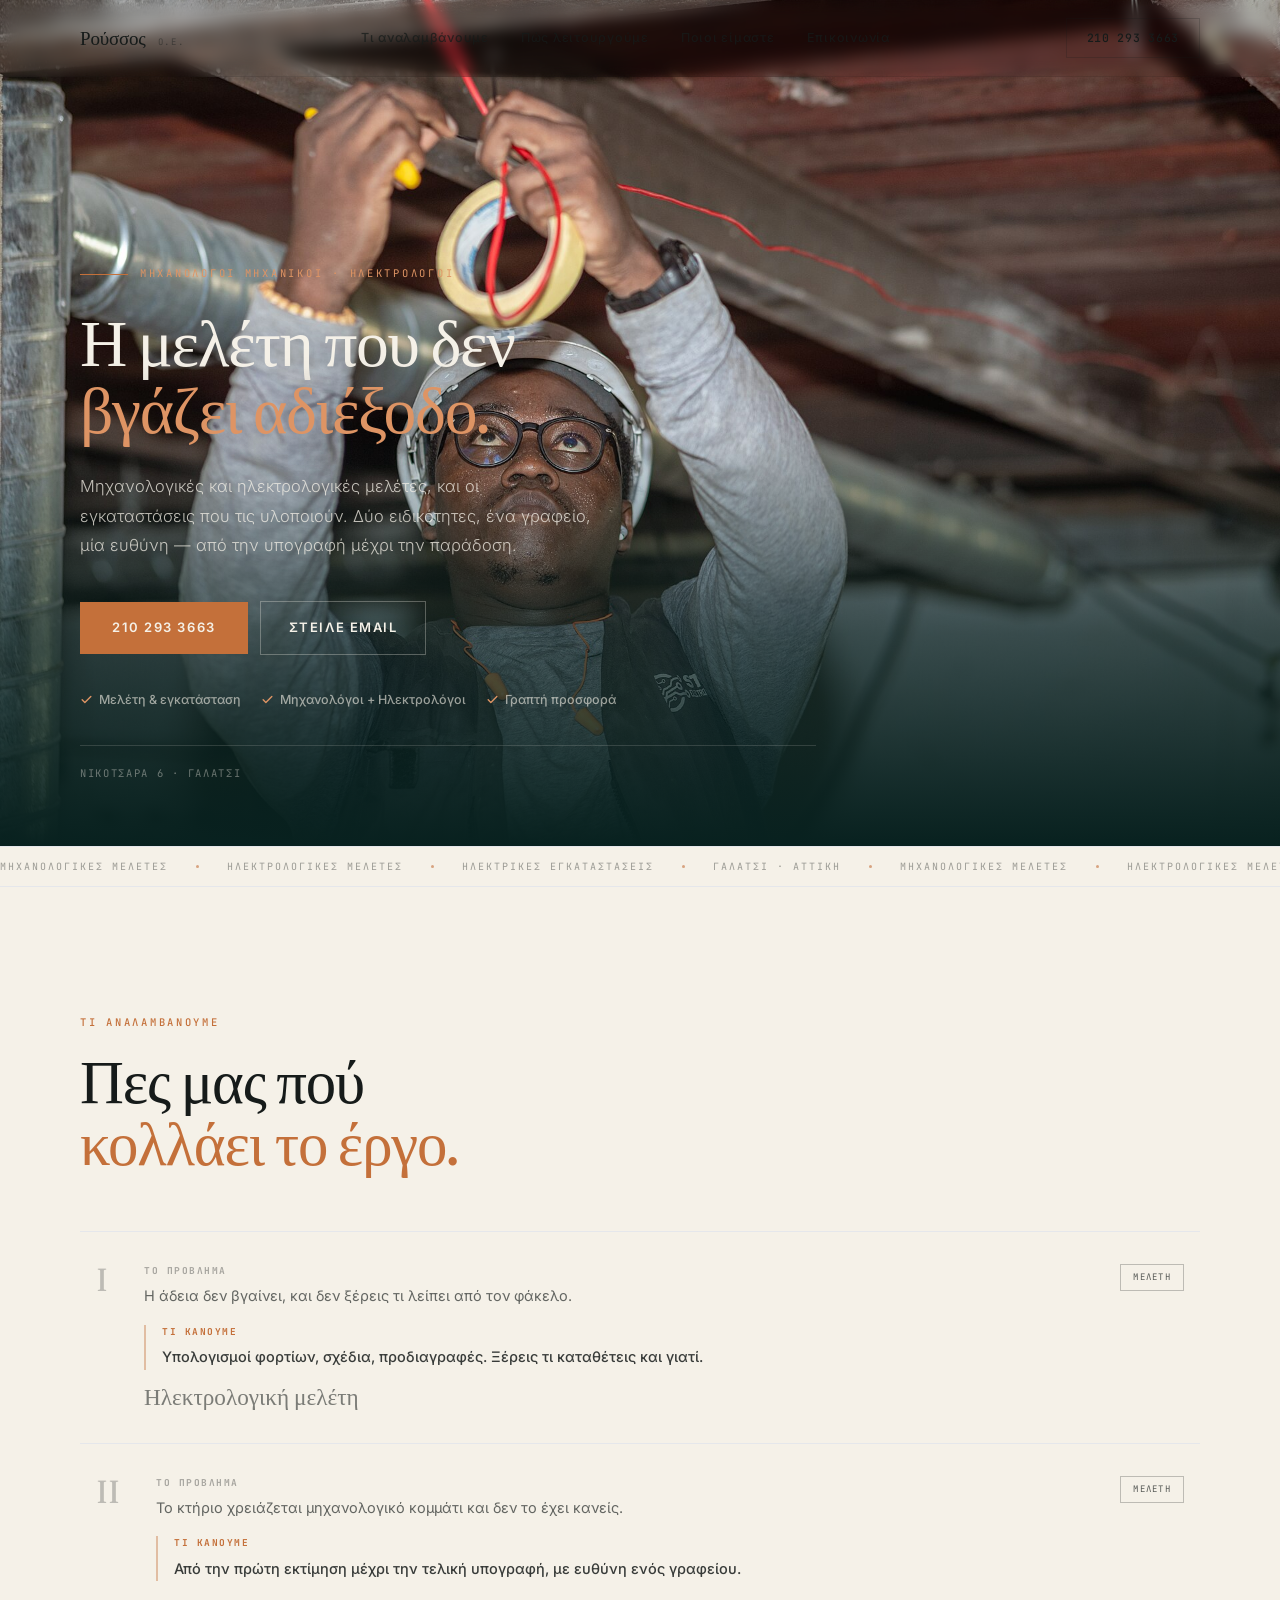
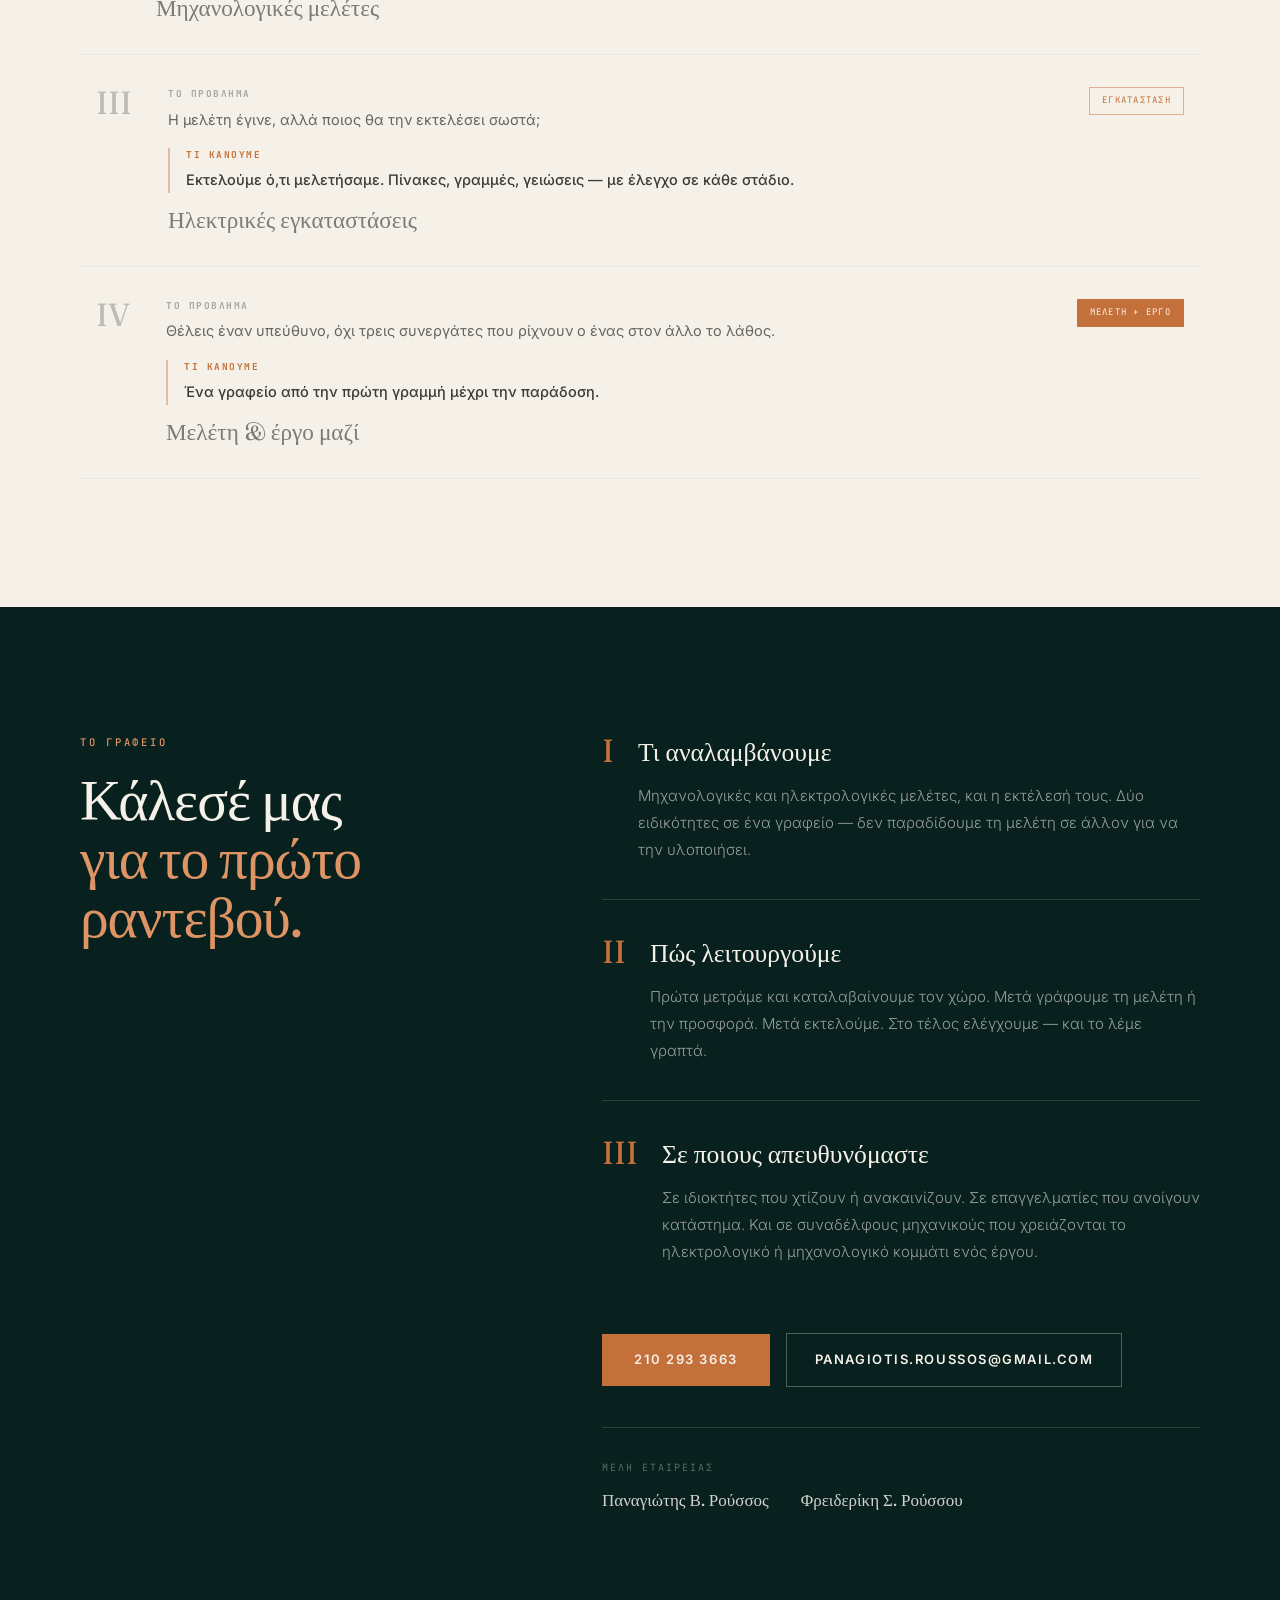
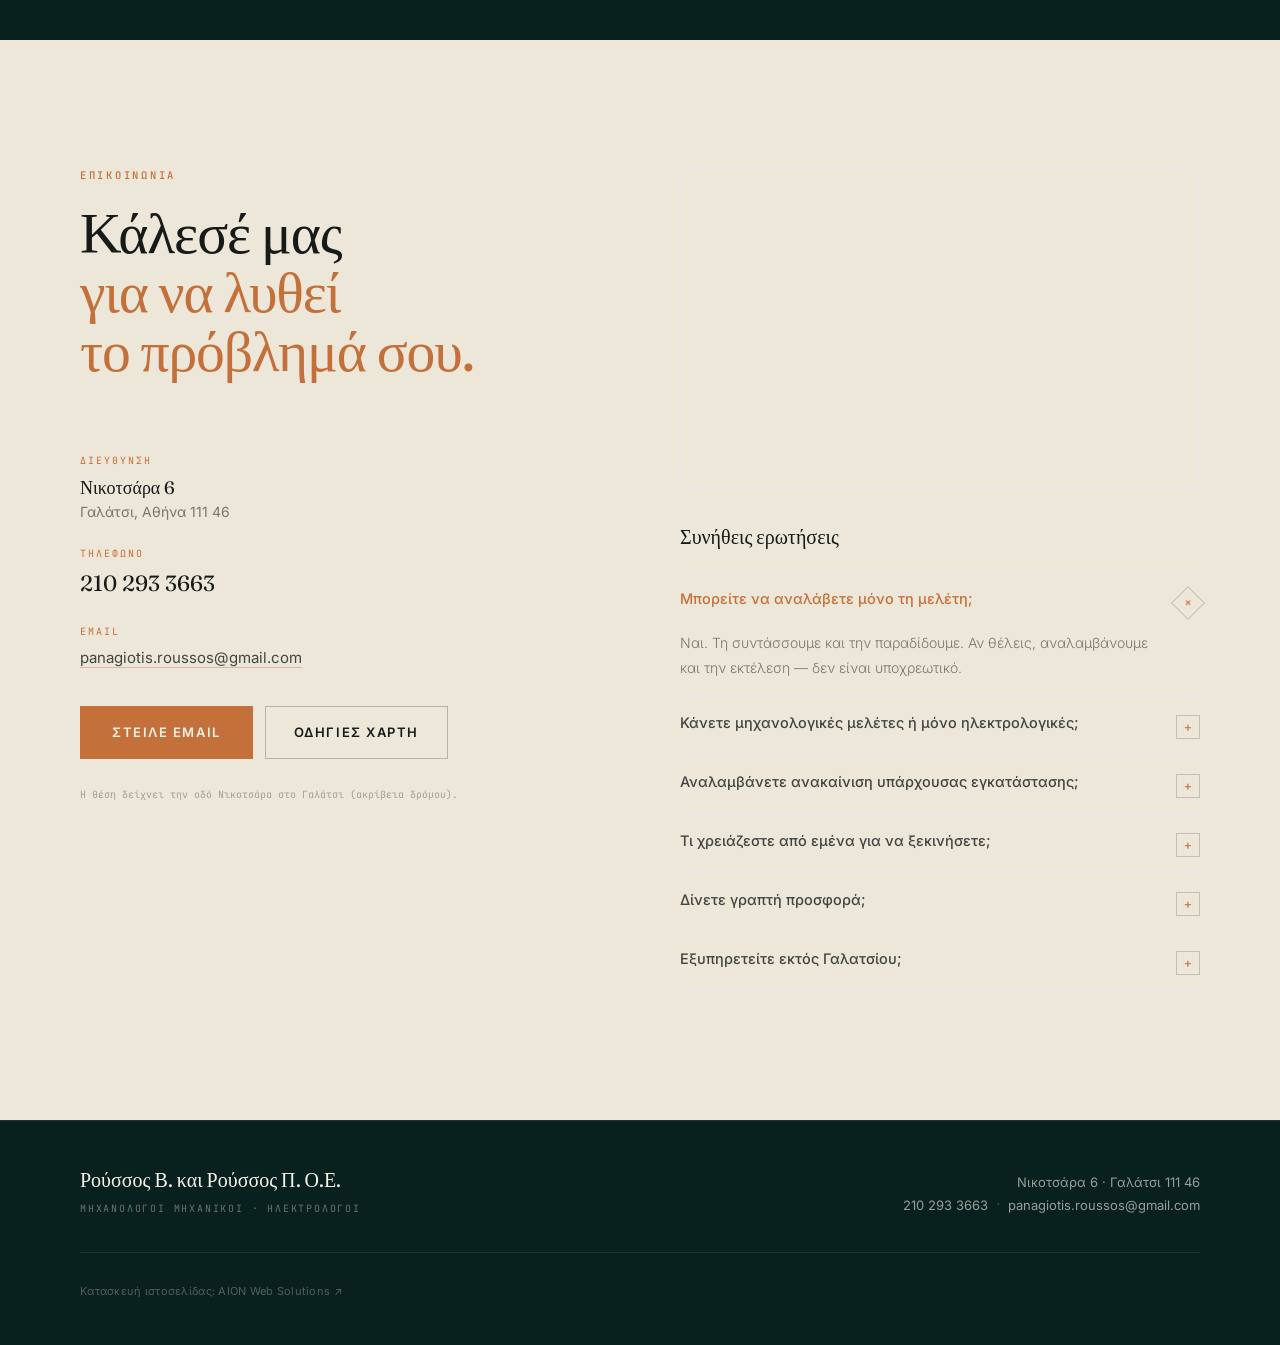
<file: index.html>
<!DOCTYPE html>
<html lang="el">
  <head>
    <meta charset="UTF-8" />
    <meta name="viewport" content="width=device-width, initial-scale=1.0" />
    <title>Ρούσσος Β. και Π. Ο.Ε. — Μηχανολόγοι Μηχανικοί & Ηλεκτρολόγοι, Γαλάτσι</title>
    <meta
      name="description"
      content="Μηχανολογικές και ηλεκτρολογικές μελέτες, και εγκαταστάσεις. Ρούσσος Β. και Π. Ο.Ε., Νικοτσάρα 6, Γαλάτσι. Τηλ. 210 293 3663."
    />
    <meta name="theme-color" content="#0C2B2E" />
    <meta property="og:locale" content="el_GR" />
    <meta property="og:type" content="website" />
    <meta property="og:title" content="Ρούσσος Β. και Π. Ο.Ε. — Μηχανολόγοι Μηχανικοί & Ηλεκτρολόγοι" />
    <meta property="og:description" content="Μελέτες και εγκαταστάσεις. Νικοτσάρα 6, Γαλάτσι." />
    <meta property="og:image" content="/images/elec-work.jpg" />
    <link rel="icon" type="image/svg+xml" href="./favicon.svg" />
    <link rel="preconnect" href="https://fonts.googleapis.com" />
    <link rel="preconnect" href="https://fonts.gstatic.com" crossorigin />
    <link
      href="https://fonts.googleapis.com/css2?family=Fraunces:ital,opsz,wght@0,9..144,300;0,9..144,400;0,9..144,500;0,9..144,600;1,9..144,400&family=Inter:wght@300;400;500;600&family=JetBrains+Mono:wght@400;500&display=swap"
      rel="stylesheet"
    />
    <script type="application/ld+json">
      {
        "@context": "https://schema.org",
        "@type": "ProfessionalService",
        "name": "Ρούσσος Β. και Ρούσσος Π. Ο.Ε.",
        "description": "Μηχανολόγοι μηχανικοί και ηλεκτρολόγοι. Μελέτες και εγκαταστάσεις.",
        "address": {
          "@type": "PostalAddress",
          "streetAddress": "Νικοτσάρα 6",
          "addressLocality": "Γαλάτσι",
          "addressRegion": "Αττική",
          "postalCode": "111 46",
          "addressCountry": "GR"
        },
        "geo": {
          "@type": "GeoCoordinates",
          "latitude": 38.015873,
          "longitude": 23.747345
        },
        "hasMap": "https://www.openstreetmap.org/?mlat=38.015873&mlon=23.747345#map=17/38.015873/23.747345",
        "telephone": "+302102933663",
        "email": "panagiotis.roussos@gmail.com",
        "areaServed": "Γαλάτσι, Αθήνα",
        "priceRange": "€"
      }
    </script>
    <script type="module" crossorigin src="./assets/index-ChGnV9Y7.js"></script>
    <link rel="stylesheet" crossorigin href="./assets/index-DfAL8gPP.css">
  </head>
  <body>
    <div id="root"></div>
  </body>
</html>
</file>
<file: assets/index-DfAL8gPP.css>
*,:before,:after{--tw-border-spacing-x: 0;--tw-border-spacing-y: 0;--tw-translate-x: 0;--tw-translate-y: 0;--tw-rotate: 0;--tw-skew-x: 0;--tw-skew-y: 0;--tw-scale-x: 1;--tw-scale-y: 1;--tw-pan-x: ;--tw-pan-y: ;--tw-pinch-zoom: ;--tw-scroll-snap-strictness: proximity;--tw-gradient-from-position: ;--tw-gradient-via-position: ;--tw-gradient-to-position: ;--tw-ordinal: ;--tw-slashed-zero: ;--tw-numeric-figure: ;--tw-numeric-spacing: ;--tw-numeric-fraction: ;--tw-ring-inset: ;--tw-ring-offset-width: 0px;--tw-ring-offset-color: #fff;--tw-ring-color: rgb(59 130 246 / .5);--tw-ring-offset-shadow: 0 0 #0000;--tw-ring-shadow: 0 0 #0000;--tw-shadow: 0 0 #0000;--tw-shadow-colored: 0 0 #0000;--tw-blur: ;--tw-brightness: ;--tw-contrast: ;--tw-grayscale: ;--tw-hue-rotate: ;--tw-invert: ;--tw-saturate: ;--tw-sepia: ;--tw-drop-shadow: ;--tw-backdrop-blur: ;--tw-backdrop-brightness: ;--tw-backdrop-contrast: ;--tw-backdrop-grayscale: ;--tw-backdrop-hue-rotate: ;--tw-backdrop-invert: ;--tw-backdrop-opacity: ;--tw-backdrop-saturate: ;--tw-backdrop-sepia: ;--tw-contain-size: ;--tw-contain-layout: ;--tw-contain-paint: ;--tw-contain-style: }::backdrop{--tw-border-spacing-x: 0;--tw-border-spacing-y: 0;--tw-translate-x: 0;--tw-translate-y: 0;--tw-rotate: 0;--tw-skew-x: 0;--tw-skew-y: 0;--tw-scale-x: 1;--tw-scale-y: 1;--tw-pan-x: ;--tw-pan-y: ;--tw-pinch-zoom: ;--tw-scroll-snap-strictness: proximity;--tw-gradient-from-position: ;--tw-gradient-via-position: ;--tw-gradient-to-position: ;--tw-ordinal: ;--tw-slashed-zero: ;--tw-numeric-figure: ;--tw-numeric-spacing: ;--tw-numeric-fraction: ;--tw-ring-inset: ;--tw-ring-offset-width: 0px;--tw-ring-offset-color: #fff;--tw-ring-color: rgb(59 130 246 / .5);--tw-ring-offset-shadow: 0 0 #0000;--tw-ring-shadow: 0 0 #0000;--tw-shadow: 0 0 #0000;--tw-shadow-colored: 0 0 #0000;--tw-blur: ;--tw-brightness: ;--tw-contrast: ;--tw-grayscale: ;--tw-hue-rotate: ;--tw-invert: ;--tw-saturate: ;--tw-sepia: ;--tw-drop-shadow: ;--tw-backdrop-blur: ;--tw-backdrop-brightness: ;--tw-backdrop-contrast: ;--tw-backdrop-grayscale: ;--tw-backdrop-hue-rotate: ;--tw-backdrop-invert: ;--tw-backdrop-opacity: ;--tw-backdrop-saturate: ;--tw-backdrop-sepia: ;--tw-contain-size: ;--tw-contain-layout: ;--tw-contain-paint: ;--tw-contain-style: }*,:before,:after{box-sizing:border-box;border-width:0;border-style:solid;border-color:#e5e7eb}:before,:after{--tw-content: ""}html,:host{line-height:1.5;-webkit-text-size-adjust:100%;-moz-tab-size:4;-o-tab-size:4;tab-size:4;font-family:ui-sans-serif,system-ui,sans-serif,"Apple Color Emoji","Segoe UI Emoji",Segoe UI Symbol,"Noto Color Emoji";font-feature-settings:normal;font-variation-settings:normal;-webkit-tap-highlight-color:transparent}body{margin:0;line-height:inherit}hr{height:0;color:inherit;border-top-width:1px}abbr:where([title]){-webkit-text-decoration:underline dotted;text-decoration:underline dotted}h1,h2,h3,h4,h5,h6{font-size:inherit;font-weight:inherit}a{color:inherit;text-decoration:inherit}b,strong{font-weight:bolder}code,kbd,samp,pre{font-family:JetBrains Mono,ui-monospace,monospace;font-feature-settings:normal;font-variation-settings:normal;font-size:1em}small{font-size:80%}sub,sup{font-size:75%;line-height:0;position:relative;vertical-align:baseline}sub{bottom:-.25em}sup{top:-.5em}table{text-indent:0;border-color:inherit;border-collapse:collapse}button,input,optgroup,select,textarea{font-family:inherit;font-feature-settings:inherit;font-variation-settings:inherit;font-size:100%;font-weight:inherit;line-height:inherit;letter-spacing:inherit;color:inherit;margin:0;padding:0}button,select{text-transform:none}button,input:where([type=button]),input:where([type=reset]),input:where([type=submit]){-webkit-appearance:button;background-color:transparent;background-image:none}:-moz-focusring{outline:auto}:-moz-ui-invalid{box-shadow:none}progress{vertical-align:baseline}::-webkit-inner-spin-button,::-webkit-outer-spin-button{height:auto}[type=search]{-webkit-appearance:textfield;outline-offset:-2px}::-webkit-search-decoration{-webkit-appearance:none}::-webkit-file-upload-button{-webkit-appearance:button;font:inherit}summary{display:list-item}blockquote,dl,dd,h1,h2,h3,h4,h5,h6,hr,figure,p,pre{margin:0}fieldset{margin:0;padding:0}legend{padding:0}ol,ul,menu{list-style:none;margin:0;padding:0}dialog{padding:0}textarea{resize:vertical}input::-moz-placeholder,textarea::-moz-placeholder{opacity:1;color:#9ca3af}input::placeholder,textarea::placeholder{opacity:1;color:#9ca3af}button,[role=button]{cursor:pointer}:disabled{cursor:default}img,svg,video,canvas,audio,iframe,embed,object{display:block;vertical-align:middle}img,video{max-width:100%;height:auto}[hidden]:where(:not([hidden=until-found])){display:none}html{scroll-behavior:smooth;-webkit-text-size-adjust:100%}body{--tw-bg-opacity: 1;background-color:rgb(245 241 232 / var(--tw-bg-opacity, 1));font-family:Inter,system-ui,sans-serif;--tw-text-opacity: 1;color:rgb(22 27 26 / var(--tw-text-opacity, 1));-webkit-font-smoothing:antialiased;-moz-osx-font-smoothing:grayscale;text-rendering:optimizeLegibility}::-moz-selection{--tw-bg-opacity: 1;background-color:rgb(196 112 58 / var(--tw-bg-opacity, 1));--tw-text-opacity: 1;color:rgb(245 241 232 / var(--tw-text-opacity, 1))}::selection{--tw-bg-opacity: 1;background-color:rgb(196 112 58 / var(--tw-bg-opacity, 1));--tw-text-opacity: 1;color:rgb(245 241 232 / var(--tw-text-opacity, 1))}h1,h2,h3{text-wrap:balance}.wrap{margin-left:auto;margin-right:auto;width:100%;max-width:1200px;padding-left:1.25rem;padding-right:1.25rem}@media (min-width: 640px){.wrap{padding-left:2.5rem;padding-right:2.5rem}}.tag{font-family:JetBrains Mono,ui-monospace,monospace;font-size:10.5px;font-weight:500;text-transform:uppercase;letter-spacing:.26em;--tw-text-opacity: 1;color:rgb(196 112 58 / var(--tw-text-opacity, 1))}.btn-copper{display:inline-flex;align-items:center;justify-content:center;gap:.5rem;padding:.875rem 1.75rem;font-family:Inter,system-ui,sans-serif;font-size:13px;font-weight:600;text-transform:uppercase;letter-spacing:.12em;transition-property:color,background-color,border-color,text-decoration-color,fill,stroke,opacity,box-shadow,transform,filter,backdrop-filter;transition-timing-function:cubic-bezier(.4,0,.2,1);transition-duration:.3s}.btn-copper:focus{outline:2px solid transparent;outline-offset:2px}.btn-copper:focus-visible{--tw-ring-offset-shadow: var(--tw-ring-inset) 0 0 0 var(--tw-ring-offset-width) var(--tw-ring-offset-color);--tw-ring-shadow: var(--tw-ring-inset) 0 0 0 calc(2px + var(--tw-ring-offset-width)) var(--tw-ring-color);box-shadow:var(--tw-ring-offset-shadow),var(--tw-ring-shadow),var(--tw-shadow, 0 0 #0000);--tw-ring-opacity: 1;--tw-ring-color: rgb(196 112 58 / var(--tw-ring-opacity, 1));--tw-ring-offset-width: 2px}.btn-copper{--tw-bg-opacity: 1;background-color:rgb(196 112 58 / var(--tw-bg-opacity, 1));--tw-text-opacity: 1;color:rgb(245 241 232 / var(--tw-text-opacity, 1))}.btn-copper:hover{--tw-bg-opacity: 1;background-color:rgb(154 82 40 / var(--tw-bg-opacity, 1))}.btn-outline{display:inline-flex;align-items:center;justify-content:center;gap:.5rem;padding:.875rem 1.75rem;font-family:Inter,system-ui,sans-serif;font-size:13px;font-weight:600;text-transform:uppercase;letter-spacing:.12em;transition-property:color,background-color,border-color,text-decoration-color,fill,stroke,opacity,box-shadow,transform,filter,backdrop-filter;transition-timing-function:cubic-bezier(.4,0,.2,1);transition-duration:.3s}.btn-outline:focus{outline:2px solid transparent;outline-offset:2px}.btn-outline:focus-visible{--tw-ring-offset-shadow: var(--tw-ring-inset) 0 0 0 var(--tw-ring-offset-width) var(--tw-ring-offset-color);--tw-ring-shadow: var(--tw-ring-inset) 0 0 0 calc(2px + var(--tw-ring-offset-width)) var(--tw-ring-color);box-shadow:var(--tw-ring-offset-shadow),var(--tw-ring-shadow),var(--tw-shadow, 0 0 #0000);--tw-ring-opacity: 1;--tw-ring-color: rgb(196 112 58 / var(--tw-ring-opacity, 1));--tw-ring-offset-width: 2px}.btn-outline{border-width:1px;border-color:#161b1a40;--tw-text-opacity: 1;color:rgb(22 27 26 / var(--tw-text-opacity, 1))}.btn-outline:hover{--tw-border-opacity: 1;border-color:rgb(196 112 58 / var(--tw-border-opacity, 1));--tw-text-opacity: 1;color:rgb(196 112 58 / var(--tw-text-opacity, 1))}.btn-light{display:inline-flex;align-items:center;justify-content:center;gap:.5rem;padding:.875rem 1.75rem;font-family:Inter,system-ui,sans-serif;font-size:13px;font-weight:600;text-transform:uppercase;letter-spacing:.12em;transition-property:color,background-color,border-color,text-decoration-color,fill,stroke,opacity,box-shadow,transform,filter,backdrop-filter;transition-timing-function:cubic-bezier(.4,0,.2,1);transition-duration:.3s}.btn-light:focus{outline:2px solid transparent;outline-offset:2px}.btn-light:focus-visible{--tw-ring-offset-shadow: var(--tw-ring-inset) 0 0 0 var(--tw-ring-offset-width) var(--tw-ring-offset-color);--tw-ring-shadow: var(--tw-ring-inset) 0 0 0 calc(2px + var(--tw-ring-offset-width)) var(--tw-ring-color);box-shadow:var(--tw-ring-offset-shadow),var(--tw-ring-shadow),var(--tw-shadow, 0 0 #0000);--tw-ring-opacity: 1;--tw-ring-color: rgb(196 112 58 / var(--tw-ring-opacity, 1));--tw-ring-offset-width: 2px}.btn-light{border-width:1px;border-color:#f5f1e84d;--tw-text-opacity: 1;color:rgb(245 241 232 / var(--tw-text-opacity, 1))}.btn-light:hover{--tw-border-opacity: 1;border-color:rgb(222 148 100 / var(--tw-border-opacity, 1));--tw-text-opacity: 1;color:rgb(222 148 100 / var(--tw-text-opacity, 1))}.display{font-family:Fraunces,Georgia,serif;font-weight:400;line-height:1.02;letter-spacing:-.02em}.sr-only{position:absolute;width:1px;height:1px;padding:0;margin:-1px;overflow:hidden;clip:rect(0,0,0,0);white-space:nowrap;border-width:0}.fixed{position:fixed}.absolute{position:absolute}.relative{position:relative}.inset-0{top:0;right:0;bottom:0;left:0}.inset-x-0{left:0;right:0}.bottom-0{bottom:0}.top-0{top:0}.isolate{isolation:isolate}.-z-10{z-index:-10}.z-40{z-index:40}.z-50{z-index:50}.mx-2{margin-left:.5rem;margin-right:.5rem}.mt-0\.5{margin-top:.125rem}.mt-1\.5{margin-top:.375rem}.mt-10{margin-top:2.5rem}.mt-14{margin-top:3.5rem}.mt-3{margin-top:.75rem}.mt-4{margin-top:1rem}.mt-5{margin-top:1.25rem}.mt-7{margin-top:1.75rem}.mt-8{margin-top:2rem}.mt-9{margin-top:2.25rem}.flex{display:flex}.inline-flex{display:inline-flex}.grid{display:grid}.hidden{display:none}.h-1\/2{height:50%}.h-6{height:1.5rem}.h-\[320px\]{height:320px}.h-\[3px\]{height:3px}.h-\[52px\]{height:52px}.h-\[76px\]{height:76px}.h-full{height:100%}.h-px{height:1px}.min-h-\[94svh\]{min-height:94svh}.w-12{width:3rem}.w-6{width:1.5rem}.w-\[3px\]{width:3px}.w-full{width:100%}.w-max{width:-moz-max-content;width:max-content}.max-w-3xl{max-width:48rem}.max-w-\[46rem\]{max-width:46rem}.max-w-lg{max-width:32rem}.flex-1{flex:1 1 0%}.shrink-0{flex-shrink:0}.rotate-45{--tw-rotate: 45deg;transform:translate(var(--tw-translate-x),var(--tw-translate-y)) rotate(var(--tw-rotate)) skew(var(--tw-skew-x)) skewY(var(--tw-skew-y)) scaleX(var(--tw-scale-x)) scaleY(var(--tw-scale-y))}@keyframes slideMarquee{0%{transform:translate(0)}to{transform:translate(-50%)}}.animate-marquee{animation:slideMarquee 30s linear infinite}@keyframes riseUp{0%{opacity:0;transform:translateY(26px)}to{opacity:1;transform:translateY(0)}}.animate-riseUp{animation:riseUp .9s cubic-bezier(.2,.8,.2,1) both}.grid-cols-\[auto_1fr\]{grid-template-columns:auto 1fr}.flex-col{flex-direction:column}.flex-wrap{flex-wrap:wrap}.place-items-center{place-items:center}.items-start{align-items:flex-start}.items-center{align-items:center}.items-baseline{align-items:baseline}.items-stretch{align-items:stretch}.justify-end{justify-content:flex-end}.justify-center{justify-content:center}.justify-between{justify-content:space-between}.gap-1\.5{gap:.375rem}.gap-14{gap:3.5rem}.gap-16{gap:4rem}.gap-2{gap:.5rem}.gap-3{gap:.75rem}.gap-4{gap:1rem}.gap-5{gap:1.25rem}.gap-6{gap:1.5rem}.gap-7{gap:1.75rem}.gap-8{gap:2rem}.gap-x-5{-moz-column-gap:1.25rem;column-gap:1.25rem}.gap-x-8{-moz-column-gap:2rem;column-gap:2rem}.gap-y-2{row-gap:.5rem}.space-y-6>:not([hidden])~:not([hidden]){--tw-space-y-reverse: 0;margin-top:calc(1.5rem * calc(1 - var(--tw-space-y-reverse)));margin-bottom:calc(1.5rem * var(--tw-space-y-reverse))}.space-y-8>:not([hidden])~:not([hidden]){--tw-space-y-reverse: 0;margin-top:calc(2rem * calc(1 - var(--tw-space-y-reverse)));margin-bottom:calc(2rem * var(--tw-space-y-reverse))}.justify-self-start{justify-self:start}.overflow-hidden{overflow:hidden}.whitespace-nowrap{white-space:nowrap}.break-all{word-break:break-all}.rounded-full{border-radius:9999px}.border{border-width:1px}.border-y{border-top-width:1px;border-bottom-width:1px}.border-b{border-bottom-width:1px}.border-l-2{border-left-width:2px}.border-t{border-top-width:1px}.border-copper{--tw-border-opacity: 1;border-color:rgb(196 112 58 / var(--tw-border-opacity, 1))}.border-copper\/40{border-color:#c4703a66}.border-copper\/50{border-color:#c4703a80}.border-ink\/10{border-color:#161b1a1a}.border-ink\/15{border-color:#161b1a26}.border-ink\/20{border-color:#161b1a33}.border-ink\/25{border-color:#161b1a40}.border-paper\/10{border-color:#f5f1e81a}.border-paper\/15{border-color:#f5f1e826}.bg-copper{--tw-bg-opacity: 1;background-color:rgb(196 112 58 / var(--tw-bg-opacity, 1))}.bg-copper\/60{background-color:#c4703a99}.bg-paper{--tw-bg-opacity: 1;background-color:rgb(245 241 232 / var(--tw-bg-opacity, 1))}.bg-paper-warm{--tw-bg-opacity: 1;background-color:rgb(237 231 217 / var(--tw-bg-opacity, 1))}.bg-pine-950{--tw-bg-opacity: 1;background-color:rgb(8 33 31 / var(--tw-bg-opacity, 1))}.bg-gradient-to-r{background-image:linear-gradient(to right,var(--tw-gradient-stops))}.bg-gradient-to-t{background-image:linear-gradient(to top,var(--tw-gradient-stops))}.from-pine-950{--tw-gradient-from: #08211F var(--tw-gradient-from-position);--tw-gradient-to: rgb(8 33 31 / 0) var(--tw-gradient-to-position);--tw-gradient-stops: var(--tw-gradient-from), var(--tw-gradient-to)}.via-pine-950\/65{--tw-gradient-to: rgb(8 33 31 / 0) var(--tw-gradient-to-position);--tw-gradient-stops: var(--tw-gradient-from), rgb(8 33 31 / .65) var(--tw-gradient-via-position), var(--tw-gradient-to)}.to-pine-950\/35{--tw-gradient-to: rgb(8 33 31 / .35) var(--tw-gradient-to-position)}.to-transparent{--tw-gradient-to: transparent var(--tw-gradient-to-position)}.object-cover{-o-object-fit:cover;object-fit:cover}.object-\[55\%_center\]{-o-object-position:55% center;object-position:55% center}.\!px-7{padding-left:1.75rem!important;padding-right:1.75rem!important}.\!px-8{padding-left:2rem!important;padding-right:2rem!important}.\!py-4{padding-top:1rem!important;padding-bottom:1rem!important}.px-3{padding-left:.75rem;padding-right:.75rem}.px-5{padding-left:1.25rem;padding-right:1.25rem}.px-7{padding-left:1.75rem;padding-right:1.75rem}.py-1\.5{padding-top:.375rem;padding-bottom:.375rem}.py-11{padding-top:2.75rem;padding-bottom:2.75rem}.py-2\.5{padding-top:.625rem;padding-bottom:.625rem}.py-24{padding-top:6rem;padding-bottom:6rem}.py-3{padding-top:.75rem;padding-bottom:.75rem}.py-4{padding-top:1rem;padding-bottom:1rem}.py-8{padding-top:2rem;padding-bottom:2rem}.py-9{padding-top:2.25rem;padding-bottom:2.25rem}.pb-16{padding-bottom:4rem}.pb-4{padding-bottom:1rem}.pl-4{padding-left:1rem}.pr-9{padding-right:2.25rem}.pt-32{padding-top:8rem}.pt-5{padding-top:1.25rem}.pt-6{padding-top:1.5rem}.pt-8{padding-top:2rem}.text-left{text-align:left}.font-body{font-family:Inter,system-ui,sans-serif}.font-display{font-family:Fraunces,Georgia,serif}.font-mono{font-family:JetBrains Mono,ui-monospace,monospace}.text-\[10\.5px\]{font-size:10.5px}.text-\[10px\]{font-size:10px}.text-\[11\.5px\]{font-size:11.5px}.text-\[11px\]{font-size:11px}.text-\[12\.5px\]{font-size:12.5px}.text-\[12px\]{font-size:12px}.text-\[13px\]{font-size:13px}.text-\[14\.5px\]{font-size:14.5px}.text-\[14px\]{font-size:14px}.text-\[15px\]{font-size:15px}.text-\[16\.5px\]{font-size:16.5px}.text-\[17px\]{font-size:17px}.text-\[18px\]{font-size:18px}.text-\[19px\]{font-size:19px}.text-\[20px\]{font-size:20px}.text-\[22px\]{font-size:22px}.text-\[9\.5px\]{font-size:9.5px}.text-\[9px\]{font-size:9px}.text-\[clamp\(1\.15rem\,2\.2vw\,1\.45rem\)\]{font-size:clamp(1.15rem,2.2vw,1.45rem)}.text-\[clamp\(1\.25rem\,2\.4vw\,1\.6rem\)\]{font-size:clamp(1.25rem,2.4vw,1.6rem)}.text-\[clamp\(1\.5rem\,2\.8vw\,2rem\)\]{font-size:clamp(1.5rem,2.8vw,2rem)}.text-\[clamp\(1\.5rem\,3vw\,2rem\)\]{font-size:clamp(1.5rem,3vw,2rem)}.text-\[clamp\(2\.1rem\,5\.4vw\,3\.8rem\)\]{font-size:clamp(2.1rem,5.4vw,3.8rem)}.text-\[clamp\(2\.1rem\,5vw\,3\.6rem\)\]{font-size:clamp(2.1rem,5vw,3.6rem)}.text-\[clamp\(2\.2rem\,5\.6vw\,4\.1rem\)\]{font-size:clamp(2.2rem,5.6vw,4.1rem)}.font-bold{font-weight:700}.font-light{font-weight:300}.font-medium{font-weight:500}.font-normal{font-weight:400}.font-semibold{font-weight:600}.uppercase{text-transform:uppercase}.not-italic{font-style:normal}.leading-\[1\.75\]{line-height:1.75}.leading-\[1\.7\]{line-height:1.7}.leading-\[1\.8\]{line-height:1.8}.leading-none{line-height:1}.leading-relaxed{line-height:1.625}.leading-snug{line-height:1.375}.leading-tight{line-height:1.25}.tracking-\[-0\.01em\]{letter-spacing:-.01em}.tracking-\[0\.04em\]{letter-spacing:.04em}.tracking-\[0\.06em\]{letter-spacing:.06em}.tracking-\[0\.14em\]{letter-spacing:.14em}.tracking-\[0\.16em\]{letter-spacing:.16em}.tracking-\[0\.18em\]{letter-spacing:.18em}.tracking-\[0\.2em\]{letter-spacing:.2em}.tracking-marquee{letter-spacing:.26em}.tracking-wide{letter-spacing:.025em}.\!text-copper-light{--tw-text-opacity: 1 !important;color:rgb(222 148 100 / var(--tw-text-opacity, 1))!important}.text-copper{--tw-text-opacity: 1;color:rgb(196 112 58 / var(--tw-text-opacity, 1))}.text-copper-light{--tw-text-opacity: 1;color:rgb(222 148 100 / var(--tw-text-opacity, 1))}.text-ink{--tw-text-opacity: 1;color:rgb(22 27 26 / var(--tw-text-opacity, 1))}.text-ink\/25{color:#161b1a40}.text-ink\/35{color:#161b1a59}.text-ink\/40{color:#161b1a66}.text-ink\/45{color:#161b1a73}.text-ink\/55{color:#161b1a8c}.text-ink\/60{color:#161b1a99}.text-ink\/65{color:#161b1aa6}.text-ink\/70{color:#161b1ab3}.text-ink\/75{color:#161b1abf}.text-ink\/80{color:#161b1acc}.text-ink\/85{color:#161b1ad9}.text-paper{--tw-text-opacity: 1;color:rgb(245 241 232 / var(--tw-text-opacity, 1))}.text-paper\/20{color:#f5f1e833}.text-paper\/30{color:#f5f1e84d}.text-paper\/35{color:#f5f1e859}.text-paper\/40{color:#f5f1e866}.text-paper\/60{color:#f5f1e899}.text-paper\/75{color:#f5f1e8bf}.text-paper\/85{color:#f5f1e8d9}.underline{text-decoration-line:underline}.decoration-copper\/40{text-decoration-color:#c4703a66}.underline-offset-4{text-underline-offset:4px}.backdrop-blur{--tw-backdrop-blur: blur(8px);-webkit-backdrop-filter:var(--tw-backdrop-blur) var(--tw-backdrop-brightness) var(--tw-backdrop-contrast) var(--tw-backdrop-grayscale) var(--tw-backdrop-hue-rotate) var(--tw-backdrop-invert) var(--tw-backdrop-opacity) var(--tw-backdrop-saturate) var(--tw-backdrop-sepia);backdrop-filter:var(--tw-backdrop-blur) var(--tw-backdrop-brightness) var(--tw-backdrop-contrast) var(--tw-backdrop-grayscale) var(--tw-backdrop-hue-rotate) var(--tw-backdrop-invert) var(--tw-backdrop-opacity) var(--tw-backdrop-saturate) var(--tw-backdrop-sepia)}.transition{transition-property:color,background-color,border-color,text-decoration-color,fill,stroke,opacity,box-shadow,transform,filter,backdrop-filter;transition-timing-function:cubic-bezier(.4,0,.2,1);transition-duration:.15s}.transition-all{transition-property:all;transition-timing-function:cubic-bezier(.4,0,.2,1);transition-duration:.15s}.transition-colors{transition-property:color,background-color,border-color,text-decoration-color,fill,stroke;transition-timing-function:cubic-bezier(.4,0,.2,1);transition-duration:.15s}.transition-opacity{transition-property:opacity;transition-timing-function:cubic-bezier(.4,0,.2,1);transition-duration:.15s}.transition-transform{transition-property:transform;transition-timing-function:cubic-bezier(.4,0,.2,1);transition-duration:.15s}.duration-300{transition-duration:.3s}.ease-out{transition-timing-function:cubic-bezier(0,0,.2,1)}.\[animation-delay\:150ms\]{animation-delay:.15s}.\[animation-delay\:220ms\]{animation-delay:.22s}.\[animation-delay\:280ms\]{animation-delay:.28s}.\[animation-delay\:320ms\]{animation-delay:.32s}.\[animation-delay\:70ms\]{animation-delay:70ms}.\[text-shadow\:0_4px_40px_rgba\(0\,0\,0\,0\.8\)\]{text-shadow:0 4px 40px rgba(0,0,0,.8)}@media (prefers-reduced-motion: reduce){html{scroll-behavior:auto}*,*:before,*:after{animation-duration:.001ms!important;animation-iteration-count:1!important;transition-duration:.001ms!important}}.first\:border-t-0:first-child{border-top-width:0px}.first\:pt-0:first-child{padding-top:0}.hover\:border-copper:hover{--tw-border-opacity: 1;border-color:rgb(196 112 58 / var(--tw-border-opacity, 1))}.hover\:bg-paper-warm\/50:hover{background-color:#ede7d980}.hover\:text-copper:hover{--tw-text-opacity: 1;color:rgb(196 112 58 / var(--tw-text-opacity, 1))}.hover\:text-copper-light:hover{--tw-text-opacity: 1;color:rgb(222 148 100 / var(--tw-text-opacity, 1))}.hover\:text-paper\/70:hover{color:#f5f1e8b3}.focus\:not-sr-only:focus{position:static;width:auto;height:auto;padding:0;margin:0;overflow:visible;clip:auto;white-space:normal}.focus\:fixed:focus{position:fixed}.focus\:left-4:focus{left:1rem}.focus\:top-4:focus{top:1rem}.focus\:z-\[60\]:focus{z-index:60}.focus\:bg-copper:focus{--tw-bg-opacity: 1;background-color:rgb(196 112 58 / var(--tw-bg-opacity, 1))}.focus\:px-4:focus{padding-left:1rem;padding-right:1rem}.focus\:py-2:focus{padding-top:.5rem;padding-bottom:.5rem}.focus\:text-sm:focus{font-size:.875rem;line-height:1.25rem}.focus\:font-semibold:focus{font-weight:600}.focus\:text-paper:focus{--tw-text-opacity: 1;color:rgb(245 241 232 / var(--tw-text-opacity, 1))}.group:hover .group-hover\:text-copper{--tw-text-opacity: 1;color:rgb(196 112 58 / var(--tw-text-opacity, 1))}@media (min-width: 640px){.sm\:block{display:block}.sm\:inline-block{display:inline-block}.sm\:flex-row{flex-direction:row}.sm\:items-end{align-items:flex-end}.sm\:justify-between{justify-content:space-between}.sm\:py-32{padding-top:8rem;padding-bottom:8rem}.sm\:text-right{text-align:right}}@media (min-width: 768px){.md\:flex{display:flex}.md\:hidden{display:none}.md\:grid-cols-\[auto_1fr_auto\]{grid-template-columns:auto 1fr auto}.md\:items-start{align-items:flex-start}.md\:gap-9{gap:2.25rem}.md\:justify-self-end{justify-self:end}.md\:px-4{padding-left:1rem;padding-right:1rem}}@media (min-width: 1024px){.lg\:sticky{position:sticky}.lg\:top-32{top:8rem}.lg\:grid-cols-\[0\.85fr_1\.15fr\]{grid-template-columns:.85fr 1.15fr}.lg\:grid-cols-\[1fr_1fr\]{grid-template-columns:1fr 1fr}.lg\:gap-20{gap:5rem}.lg\:self-start{align-self:flex-start}}
</file>
